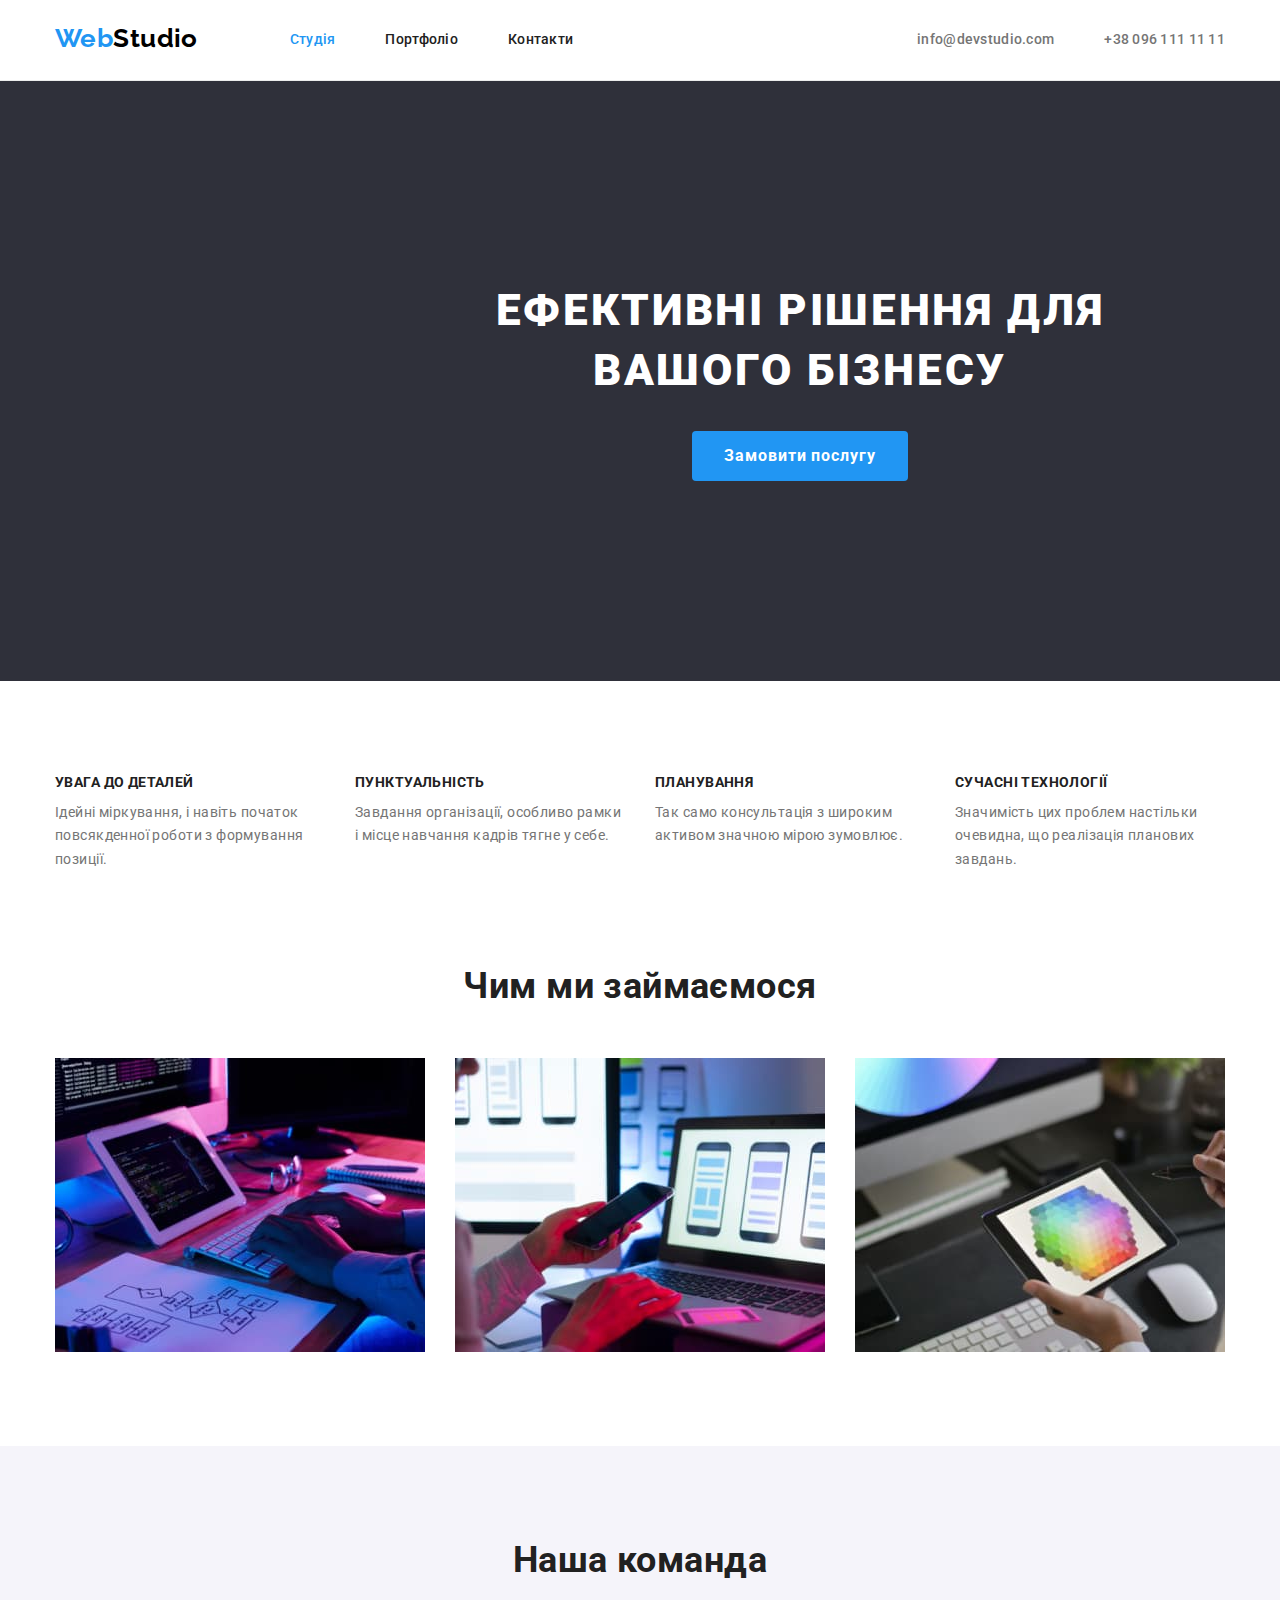
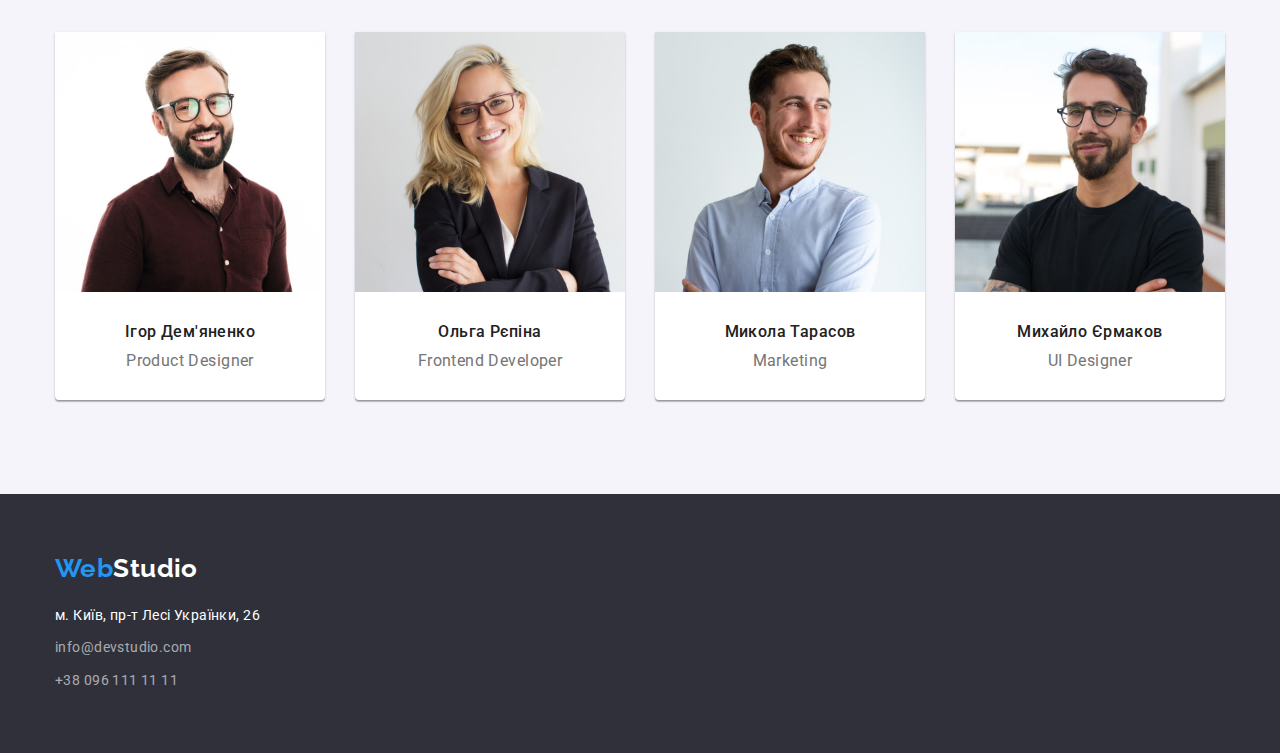
<file: index.html>
<!DOCTYPE html>
<html lang="uk">
  <head>
    <link rel="shortcut icon" href="./images/WS.ico" type="image/x-icon" />
    <meta charset="UTF-8" />
    <meta http-equiv="X-UA-Compatible" content="IE=edge" />
    <meta name="viewport" content="width=device-width, initial-scale=1.0" />
    <title>Веб-Студія</title>
    <link rel="preconnect" href="https://fonts.googleapis.com" />
    <link rel="preconnect" href="https://fonts.gstatic.com" crossorigin />
    <link
      href="https://fonts.googleapis.com/css2?family=Raleway:wght@700&family=Roboto:wght@400;500;700;900&display=swap"
      rel="stylesheet"
    />
    <link
      rel="stylesheet"
      href="https://cdnjs.cloudflare.com/ajax/libs/modern-normalize/1.1.0/modern-normalize.min.css"
    />
    <link rel="stylesheet" href="./styles/styles.css" />
  </head>
  <body>
    <!-- Хедер -->
    <header class="header">
      <div class="container all-head">
        <!-- навігація сайту -->

        <nav class="head-nav">
          <a href="./index.html" class="link logo">Web<span class="studio">Studio</span></a>

          <ul class="list site-nav">
            <li class="item"><a href="./index.html" class="link nav-link current">Студія</a></li>
            <li class="item"><a href="./portfolio.html" class="link nav-link">Портфоліо</a></li>
            <li class="item"><a href="#" class="link nav-link">Контакти</a></li>
          </ul>
        </nav>
        <ul class="list contacts-nav">
          <li class="item">
            <a href="mailto:info@devstudio.com" class="link contacts">info@devstudio.com</a>
          </li>
          <li class="item">
            <a href="tel:+380961111111" class="link contacts">+38 096 111 11 11</a>
          </li>
        </ul>
      </div>
    </header>
    <main>
      <!-- Головний герой -->
      <section class="hero">
        <h1 class="title">Ефективні рішення для вашого бізнесу</h1>
        <button type="button" class="button">Замовити послугу</button>
      </section>
      <!-- особливості -->
      <section class="section">
        <div class="container">
          <h2 class="visually-hidden">Особливості</h2>
          <ul class="list features">
            <li class="item">
              <h3 class="subtitle">Увага до деталей</h3>
              <p class="description">
                Ідейні міркування, і навіть початок повсякденної роботи з формування позиції.
              </p>
            </li>
            <li class="item">
              <h3 class="subtitle">Пунктуальність</h3>
              <p class="description">
                Завдання організації, особливо рамки і місце навчання кадрів тягне у себе.
              </p>
            </li>
            <li class="item">
              <h3 class="subtitle">Планування</h3>
              <p class="description">
                Так само консультація з широким активом значною мірою зумовлює.
              </p>
            </li>
            <li class="item">
              <h3 class="subtitle">Сучасні технології</h3>
              <p class="description">
                Значимість цих проблем настільки очевидна, що реалізація планових завдань.
              </p>
            </li>
          </ul>
        </div>
      </section>
      <!-- Чим ми займаємось -->
      <section class="section what-we-do">
        <div class="container">
          <h2 class="title">Чим ми займаємося</h2>
          <ul class="list works">
            <li class="item">
              <img src="./images/box-1.jpg" alt="Фото десктопного додатку" width="370" />
            </li>
            <li class="item">
              <img src="./images/box-2.jpg" alt="Фото мобільного додатку" width="370" />
            </li>
            <li class="item">
              <img src="./images/box-3.jpg" alt="фото дизайнерского макету" width="370" />
            </li>
          </ul>
        </div>
      </section>
      <!-- Наша команда -->
      <section class="section team">
        <div class="container">
          <h2 class="title">Наша команда</h2>
          <ul class="list team-list">
            <li class="item">
              <img src="./images/img-(1).jpg" alt="Ігор Дем'яненко" width="270" />
              <div class="card">
                <h3 class="person">Ігор Дем'яненко</h3>
                <p lang="en" class="job">Product Designer</p>
              </div>
            </li>
            <li class="item">
              <img src="./images/img-(2).jpg" alt="Ольга Рєпіна" width="270" />
              <div class="card">
                <h3 class="person">Ольга Рєпіна</h3>
                <p lang="en" class="job">Frontend Developer</p>
              </div>
            </li>
            <li class="item">
              <img src="./images/img-(3).jpg" alt="Микола Тарасов" width="270" />
              <div class="card">
                <h3 class="person">Микола Тарасов</h3>
                <p lang="en" class="job">Marketing</p>
              </div>
            </li>
            <li class="item">
              <img src="./images/img-(4).jpg" alt="Михайло Єрмаков" width="270" />
              <div class="card">
                <h3 class="person">Михайло Єрмаков</h3>
                <p lang="en" class="job">UI Designer</p>
              </div>
            </li>
          </ul>
        </div>
      </section>
    </main>
    <!-- футер -->
    <footer class="footer">
      <div class="container">
        <a href="./index.html" class="link logo foot-logo"
          >Web<span class="foot-studio">Studio</span></a
        >
        <address>
          <ul class="list foot-list">
            <li class="item">
              <a
                href="https://goo.gl/maps/QG7MwGae88U18GsL8"
                target="_blank"
                rel="noopener noreferer nofollow"
                class="link foot-info adress"
                >м. Київ, пр-т Лесі Українки, 26
              </a>
            </li>
            <li class="item">
              <a href="mailto:info@devstudio.com" class="link foot-info">info@devstudio.com</a>
            </li>
            <li class="item">
              <a href="tel:+380961111111" class="link foot-info">+38 096 111 11 11</a>
            </li>
          </ul>
        </address>
      </div>
    </footer>
  </body>
</html>
</file>
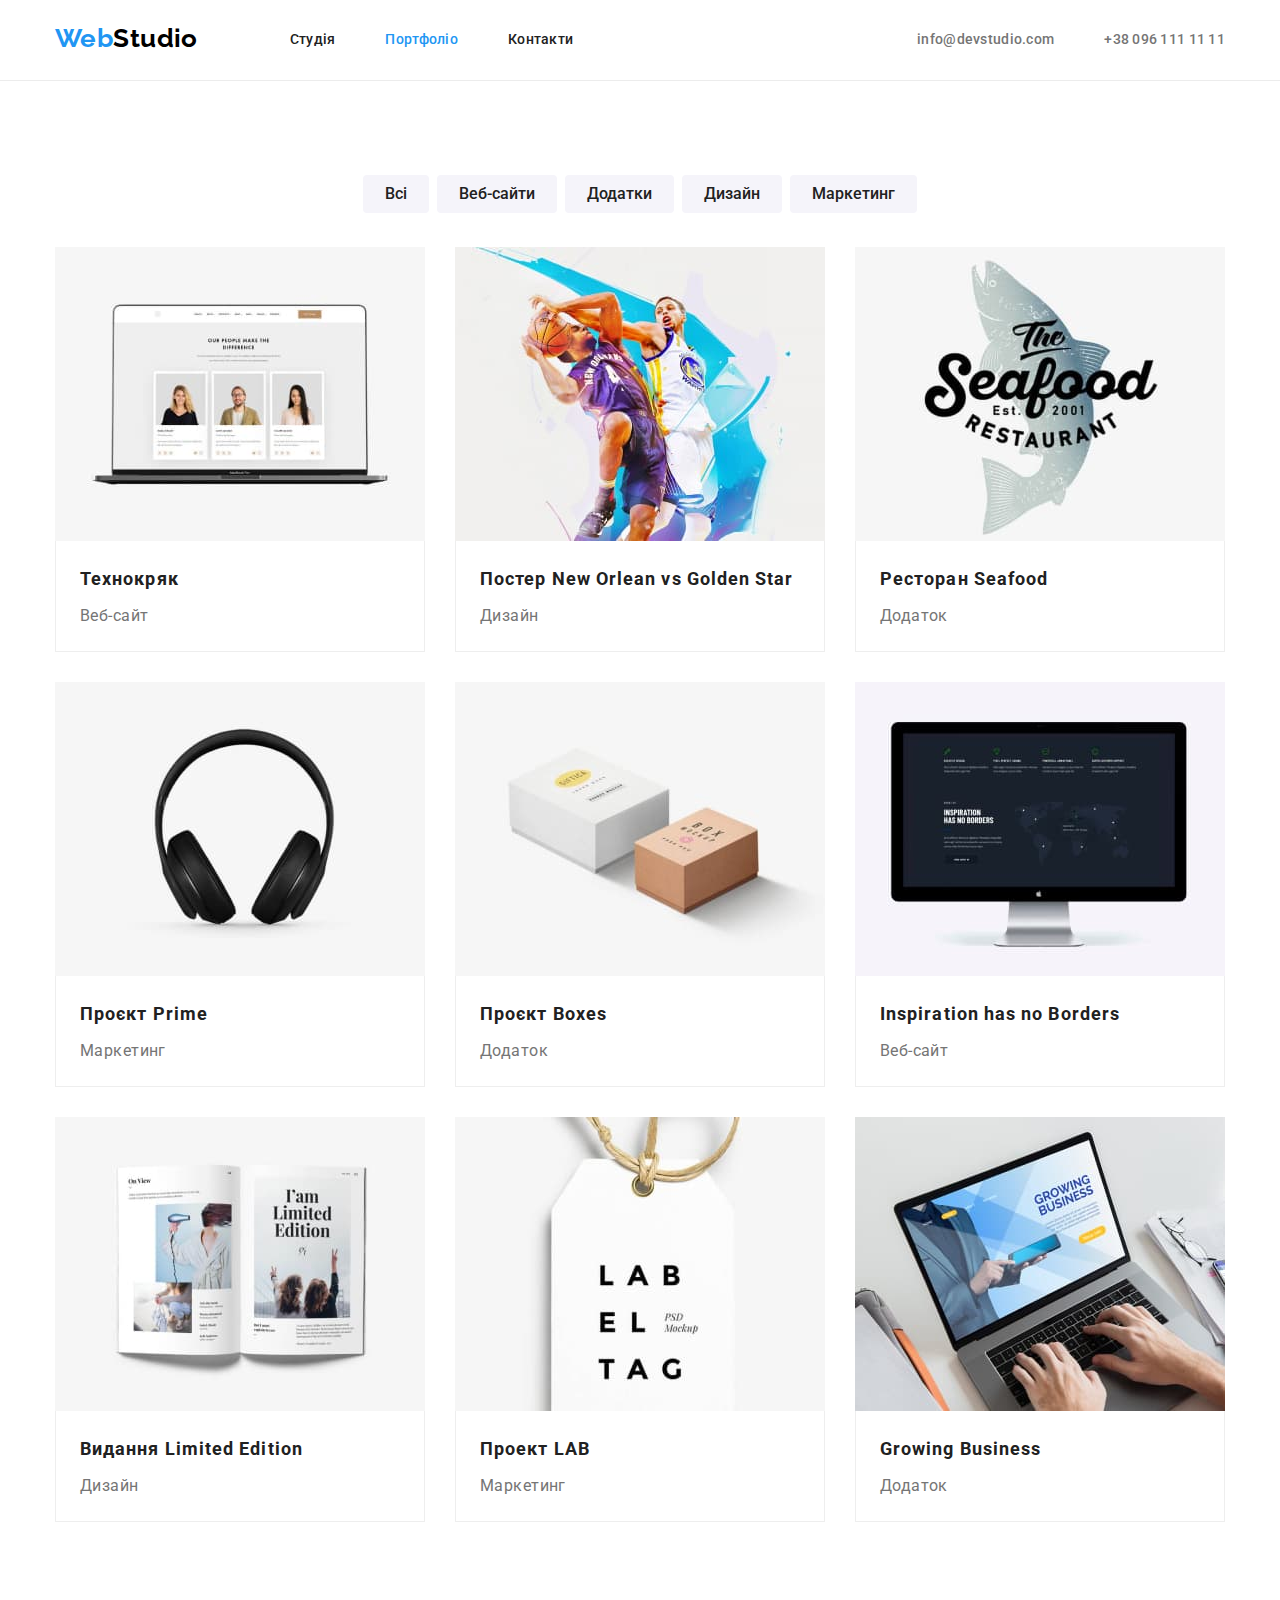
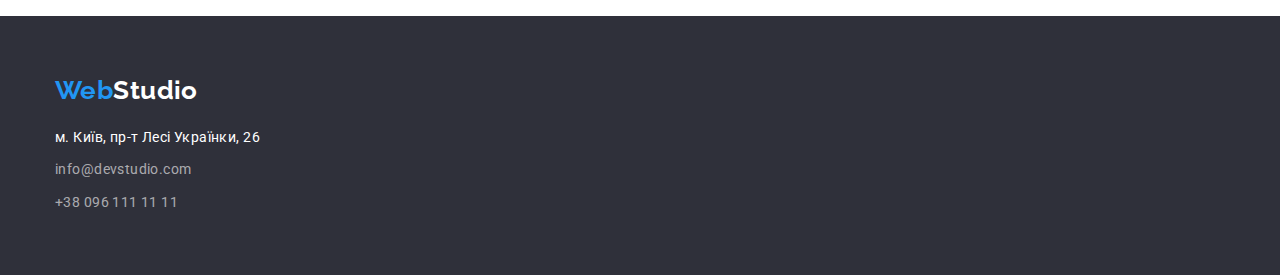
<file: portfolio.html>
<!DOCTYPE html>
<html lang="uk">
  <head>
    <link rel="shortcut icon" href="./images/WS.ico" type="image/x-icon" />
    <meta charset="UTF-8" />
    <meta http-equiv="X-UA-Compatible" content="IE=edge" />
    <meta name="viewport" content="width=device-width, initial-scale=1.0" />
    <title>Портфоліо</title>
    <link rel="preconnect" href="https://fonts.googleapis.com" />
    <link rel="preconnect" href="https://fonts.gstatic.com" crossorigin />
    <link
      href="https://fonts.googleapis.com/css2?family=Raleway:wght@700&family=Roboto:wght@400;500;700;900&display=swap"
      rel="stylesheet"
    />
    <link
      rel="stylesheet"
      href="https://cdnjs.cloudflare.com/ajax/libs/modern-normalize/1.1.0/modern-normalize.min.css"
    />
    <link rel="stylesheet" href="./styles/styles.css" />
  </head>
  <body>
    <!-- Хедер -->
    <header class="header">
      <div class="container all-head">
        <!-- навігація сайту -->

        <nav class="head-nav">
          <a href="./index.html" class="link logo">Web<span class="studio">Studio</span></a>

          <ul class="list site-nav">
            <li class="item"><a href="./index.html" class="link nav-link">Студія</a></li>
            <li class="item">
              <a href="./portfolio.html" class="link nav-link current">Портфоліо</a>
            </li>
            <li class="item"><a href="#" class="link nav-link">Контакти</a></li>
          </ul>
        </nav>
        <ul class="list contacts-nav">
          <li class="item">
            <a href="mailto:info@devstudio.com" class="link contacts">info@devstudio.com</a>
          </li>
          <li class="item">
            <a href="tel:+380961111111" class="link contacts">+38 096 111 11 11</a>
          </li>
        </ul>
      </div>
    </header>
    <main>
      <section class="section portfolio-section">
        <div class="container portf-cont">
          <h1 class="visually-hidden">Портфоліо</h1>
          <ul class="list btn-flex">
            <li class="item"><button type="button" class="filter">Всі</button></li>
            <li class="item"><button type="button" class="filter">Веб-сайти</button></li>
            <li class="item"><button type="button" class="filter">Додатки</button></li>
            <li class="item"><button type="button" class="filter">Дизайн</button></li>
            <li class="item"><button type="button" class="filter">Маркетинг</button></li>
          </ul>

          <ul class="list portfolio">
            <li class="item">
              <a href="#" class="link"
                ><img src="./images/img-(5).jpg" alt="Технокряк" width="370" />
                <div class="about">
                  <h2 class="title">Технокряк</h2>
                  <p class="category">Веб-сайт</p>
                </div></a
              >
            </li>
            <li class="item">
              <a href="#" class="link"
                ><img src="./images/img-(6).jpg" alt="New Orlean" width="370" />
                <div class="about">
                  <h2 class="title">Постер <span lang="en">New Orlean vs Golden Star</span></h2>
                  <p class="category">Дизайн</p>
                </div></a
              >
            </li>
            <li class="item">
              <a href="#" class="link"
                ><img src="./images/img-(7).jpg" alt="Seafood" width="370" />
                <div class="about">
                  <h2 class="title">Ресторан <span lang="en">Seafood</span></h2>
                  <p class="category">Додаток</p>
                </div></a
              >
            </li>
            <li class="item">
              <a href="#" class="link"
                ><img src="./images/img-(8).jpg" alt="Prime" width="370" />
                <div class="about">
                  <h2 class="title">Проєкт <span lang="en">Prime</span></h2>
                  <p class="category">Маркетинг</p>
                </div></a
              >
            </li>
            <li class="item">
              <a href="#" class="link"
                ><img src="./images/img-(9).jpg" alt="Boxes" width="370" />
                <div class="about">
                  <h2 class="title">Проєкт <span lang="en">Boxes</span></h2>
                  <p class="category">Додаток</p>
                </div></a
              >
            </li>
            <li class="item">
              <a href="#" class="link"
                ><img src="./images/img-(10).jpg" alt="Inspiration has no Borders" width="370" />
                <div class="about">
                  <h2 lang="en" class="title">Inspiration has no Borders</h2>
                  <p class="category">Веб-сайт</p>
                </div></a
              >
            </li>
            <li class="item">
              <a href="#" class="link"
                ><img src="./images/img-(11).jpg" alt="Limited Edition" width="370" />
                <div class="about">
                  <h2 class="title">Видання <span lang="en">Limited Edition</span></h2>
                  <p class="category">Дизайн</p>
                </div></a
              >
            </li>
            <li class="item">
              <a href="#" class="link"
                ><img src="./images/img-(12).jpg" alt="Проект LAB" width="370" />
                <div class="about">
                  <h2 class="title">Проект <span lang="en">LAB</span></h2>
                  <p class="category">Маркетинг</p>
                </div></a
              >
            </li>
            <li class="item">
              <a href="#" class="link"
                ><img src="./images/img-(13).jpg" alt="" width="370" />
                <div class="about">
                  <h2 lang="en" class="title">Growing Business</h2>
                  <p class="category">Додаток</p>
                </div></a
              >
            </li>
          </ul>
        </div>
      </section>
    </main>
    <!-- футер -->
    <footer class="footer">
      <div class="container">
        <a href="./index.html" class="link logo foot-logo"
          >Web<span class="foot-studio">Studio</span></a
        >
        <address>
          <ul class="list foot-list">
            <li class="item">
              <a
                href="https://goo.gl/maps/QG7MwGae88U18GsL8"
                target="_blank"
                rel="noopener noreferer nofollow"
                class="link foot-info adress"
                >м. Київ, пр-т Лесі Українки, 26
              </a>
            </li>
            <li class="item">
              <a href="mailto:info@devstudio.com" class="link foot-info">info@devstudio.com</a>
            </li>
            <li class="item">
              <a href="tel:+380961111111" class="link foot-info">+38 096 111 11 11</a>
            </li>
          </ul>
        </address>
      </div>
    </footer>
  </body>
</html>
</file>
<file: styles/styles.css>
:root {
  /* основний колір фона */
  --main-bcg-color: #ffffff;
  /* основний колір тексту */
  --main-text-color: #757575;
  /* Колір тексту заголовків */
  --title-color: #212121;
  /* колір основного заголовка */
  --hero-title: #ffffff;
  /* колір логотипа Web */
  --logo-web-color: #2196f3;
  /* колір studio в хедері */
  --studio-header: #000000;
  /* колір studio в футері */
  --studio-footer: #ffffff;
  /* колір тексту в кнопкі */
  --button-text-color: #ffffff;
  /* колір тексту адреси в футері */
  --adress-text-color: #ffffff;
  /* колір контактів в футері */
  --contacts-text-color: rgba(255, 255, 255, 0.6);
  /* колір фона секції героя і футер */
  --hero-bcg: #2f303a;
  /* колір секції наша команда */
  --team-bcg: #f5f4fa;
  /* колір ховера */
  --hover-color: #2196f3;
  /* фон кнопки */
  --button-bcg: #2196f3;
  /* колір фона ховера кнопки */
  --button-hover: #188ce8;
  /* Бордер хедера */
  --border-color: #ececec;
  /* бордер карточки портфоліо */
  --card-border: #eeeeee;
  /* колір іконок секції наша команда */
  --social-network-color: #afb1b8;
}

body {
  font-family: 'Roboto', sans-serif;
  color: var(--main-text-color);
  font-size: 14px;
  line-height: 1.14;
  letter-spacing: 0.03em;
  background-color: var(--main-bcg-color);
}

img {
  display: block;
  max-width: 100%;
}

.list {
  list-style: none;
  padding: 0;
  margin: 0;
}

.link {
  text-decoration: none;
}

.container {
  width: 1200px;
  margin: 0 auto;
  padding: 0 15px;
  /* outline: 2px solid aqua; */
}

/* Хедер */
.header {
  border-bottom: 1px solid var(--border-color);
}
.all-head {
  display: flex;
  align-items: center;
}
.head-nav {
  display: flex;
}

.head-nav .logo {
  padding-top: 24px;
  padding-bottom: 25px;
}

.logo {
  font-family: 'Raleway', sans-serif;
  font-weight: 700;
  font-size: 26px;
  color: var(--logo-web-color);
}

.studio {
  color: var(--studio-header);
}

.site-nav {
  display: flex;
  margin-left: 92px;
}

.site-nav .item + .item {
  margin-left: 50px;
}

.nav-link {
  display: block;
  padding-top: 32px;
  padding-bottom: 32px;
  font-weight: 500;
  letter-spacing: 0.02em;
  color: var(--title-color);
}
.current {
  color: var(--hover-color);
}

.nav-link:hover,
.nav-link:focus {
  color: var(--hover-color);
}

.contacts {
  padding-top: 32px;
  padding-bottom: 32px;
  font-weight: 500;
  letter-spacing: 0.02em;
  color: var(--main-text-color);
}

.contacts:hover,
.contacts:focus {
  color: var(--hover-color);
}

.contacts-nav {
  display: flex;
  margin-left: auto;
}

.contacts-nav .item + .item {
  margin-left: 50px;
}

.section {
  padding-top: 94px;
  padding-bottom: 94px;
}

/* секція герой */

.hero {
  background-color: var(--hero-bcg);
  width: 1600px;
  margin: 0 auto;
  padding: 200px 0;
  text-align: center;
}

.hero .title {
  max-width: 696px;
  font-weight: 900;
  font-size: 44px;
  line-height: 1.36;
  letter-spacing: 0.06em;
  text-transform: uppercase;

  margin: 0 auto;
  margin-bottom: 30px;

  color: var(--hero-title);
  /* outline: 2px solid orange; */
}

.hero .button {
  min-width: 216px;
  padding: 10px 32px;
  cursor: pointer;
  border: 0px;
  border-radius: 4px;
  font-family: inherit;
  font-weight: 700;
  font-size: 16px;
  line-height: 1.88;

  letter-spacing: 0.06em;
  color: var(--button-text-color);
  background-color: var(--button-bcg);
}

.hero .button:hover,
.hero .button:focus {
  background-color: var(--button-hover);
}

/* особливості */
.features {
  display: flex;
}

.features .item {
  width: calc((100% - 90px) / 4);
}

.features .item + .item {
  margin-left: 30px;
}
.visually-hidden {
  position: absolute;
  white-space: nowrap;
  width: 1px;
  height: 1px;
  overflow: hidden;
  border: 0;
  padding: 0;
  clip: rect(0 0 0 0);
  clip-path: inset(50%);
  margin: -1px;
}
.section .subtitle {
  margin-top: 0;
  margin-bottom: 10px;
  color: var(--title-color);
  font-size: 14px;
  text-transform: uppercase;
}

.description {
  margin-top: 0;
  margin-bottom: 0;
  line-height: 1.7;
}

/* чим ми займаємось */

.what-we-do {
  padding-top: 0;
}
.works {
  display: flex;
}
.works .item {
  width: calc((100% - 60px) / 3);
}

.works .item + .item {
  margin-left: 30px;
}
.section .title {
  margin-top: 0;
  margin-bottom: 50px;
  color: var(--title-color);
  font-size: 36px;
  line-height: 1.16;
  text-align: center;
}

/* наша команда */
.team-list {
  display: flex;
}

.team {
  background-color: var(--team-bcg);
}

.team-list .item {
  text-align: center;
  width: calc((100% - 90px) / 4);
  background-color: var(--main-bcg-color);
  box-shadow: 0px 1px 3px rgba(0, 0, 0, 0.12), 0px 1px 1px rgba(0, 0, 0, 0.14),
    0px 2px 1px rgba(0, 0, 0, 0.2);
  border-radius: 0px 0px 4px 4px;
}

.team-list .item + .item {
  margin-left: 30px;
}
.team-list .card {
  padding: 30px 10px;
}

.team-list .person {
  margin-top: 0;
  margin-bottom: 10px;
  color: var(--title-color);
  font-weight: 500;
  font-size: 16px;
  line-height: 1.2;
}
.team-list .job {
  font-size: 16px;
  line-height: 1.2;
  margin-top: 0;
  margin-bottom: 0;
}

/* футер */
.footer {
  background-color: var(--hero-bcg);
  padding-top: 60px;
  padding-bottom: 60px;
}

.foot-studio {
  color: var(--studio-footer);
}

.foot-info {
  display: inline-block;
  font-style: normal;
  line-height: 1.7;
  color: var(--contacts-text-color);
}

.foot-list .item + .item {
  margin-top: 9px;
}

.adress {
  color: var(--adress-text-color);
}

.foot-info:hover,
.foot-info:focus {
  color: var(--hover-color);
}

.foot-logo {
  display: inline-block;
  margin-bottom: 20px;
}

/* Портфоліо */
/* кнопки фільтру */
.filter {
  cursor: pointer;
  border: 0px;
  border-radius: 4px;
  padding: 6px 22px;
  font-family: inherit;
  font-weight: 500;
  font-size: 16px;
  line-height: 1.62;
  text-align: center;
  color: var(--title-color);
  background-color: var(--team-bcg);
}

.btn-flex .item + .item {
  margin-left: 8px;
}

.filter:hover,
.filter:focus {
  background-color: var(--hover-color);
  color: var(--button-text-color);
}

.btn-flex {
  display: flex;
  justify-content: center;
  margin-bottom: 34px;
}

.portfolio .title {
  color: var(--title-color);
  font-size: 18px;
  line-height: 2;
  letter-spacing: 0.06em;
  text-align: start;
  margin-top: 0;
  margin-bottom: 4px;
}

.portfolio .category {
  font-size: 16px;
  line-height: 1.88;
  color: var(--main-text-color);
  margin-top: 0;
  margin-bottom: 0;
}

.portfolio .about {
  padding: 20px 24px;
  border: 1px solid var(--card-border);
  border-top: none;
}

.portfolio {
  display: flex;
  flex-wrap: wrap;
}

.portfolio .item {
  width: calc((100% - 60px) / 3);
  margin-right: 30px;
  margin-bottom: 30px;
}

.portfolio .item:nth-child(3n) {
  margin-right: 0;
}

.portfolio .item:nth-last-child(-n + 3) {
  margin-bottom: 0;
}
</file>
